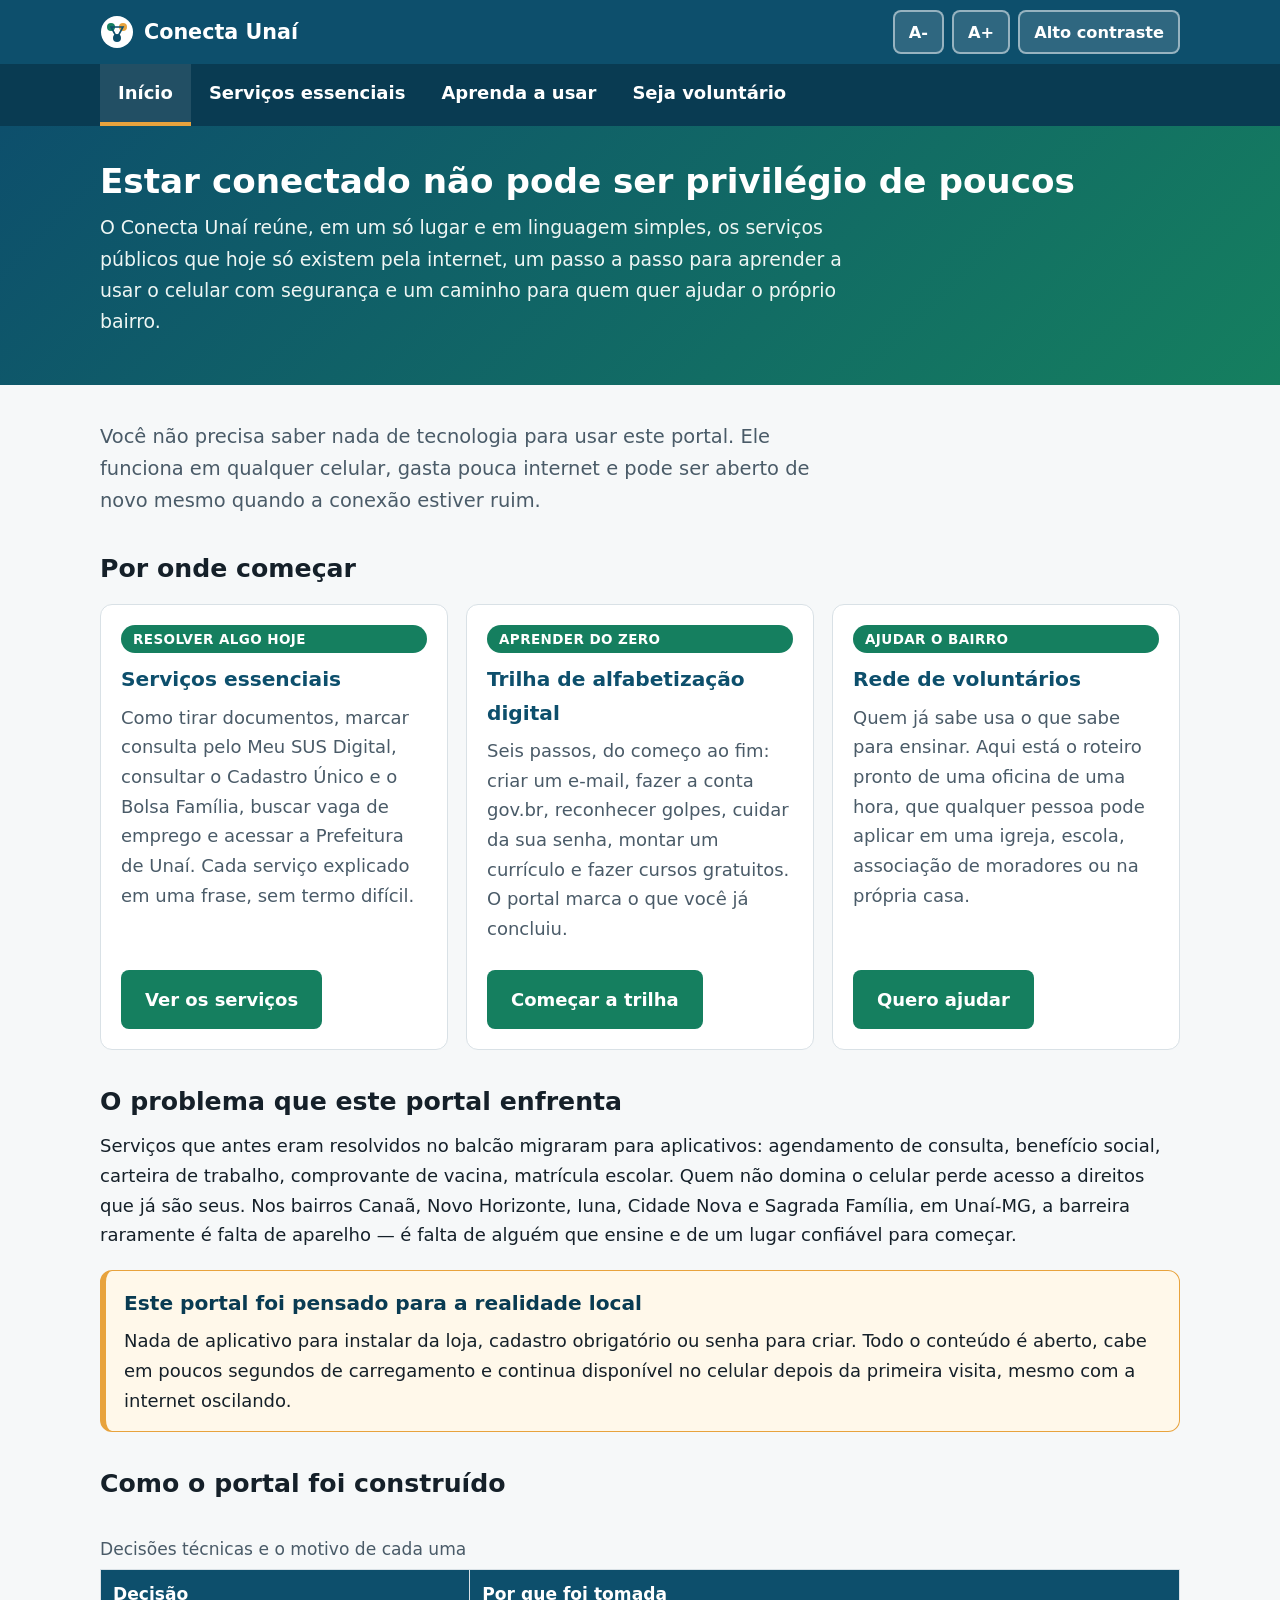
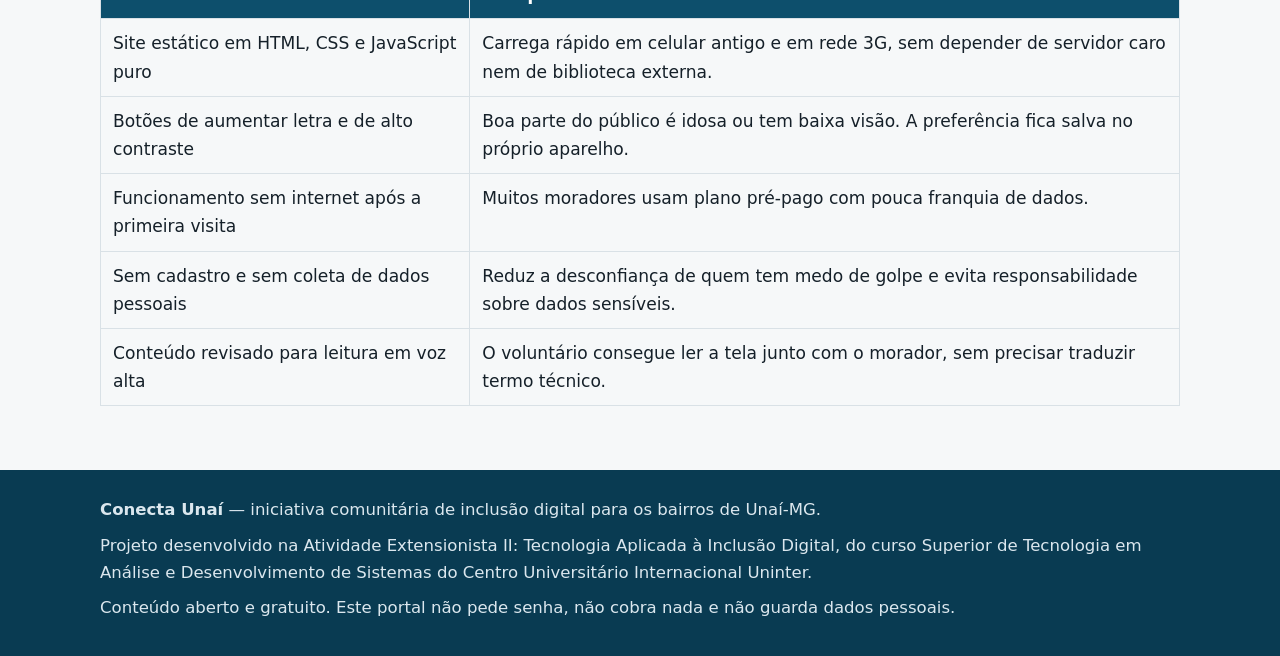
<file: index.html>
<!DOCTYPE html>
<html lang="pt-BR">
<head>
<meta charset="utf-8">
<meta name="viewport" content="width=device-width, initial-scale=1">
<title>Conecta Unaí — Inclusão digital em Unaí-MG</title>
<meta name="description" content="Portal gratuito que reúne serviços públicos digitais, uma trilha de alfabetização digital e uma rede de voluntários para os bairros de Unaí-MG.">
<meta name="theme-color" content="#0d4f6c">
<link rel="manifest" href="manifest.webmanifest">
<link rel="icon" href="assets/icone.svg" type="image/svg+xml">
<link rel="stylesheet" href="assets/estilo.css">
</head>
<body>
<a class="pular" href="#conteudo">Pular para o conteúdo</a>

<header class="topo">
  <div class="container">
    <a class="marca" href="index.html">
      <svg width="34" height="34" viewBox="0 0 34 34" aria-hidden="true">
        <circle cx="17" cy="17" r="16" fill="#fff"/>
        <circle cx="11" cy="12" r="4" fill="#157f5f"/>
        <circle cx="23" cy="12" r="4" fill="#e8a33d"/>
        <circle cx="17" cy="23" r="4" fill="#0d4f6c"/>
        <path d="M11 12 L23 12 L17 23 Z" fill="none" stroke="#0d4f6c" stroke-width="1.6"/>
      </svg>
      Conecta Unaí
    </a>
    <div class="ferramentas" role="group" aria-label="Ferramentas de acessibilidade">
      <button type="button" id="btn-diminuir" aria-label="Diminuir o tamanho da letra">A-</button>
      <button type="button" id="btn-aumentar" aria-label="Aumentar o tamanho da letra">A+</button>
      <button type="button" id="btn-contraste" aria-pressed="false">Alto contraste</button>
    </div>
  </div>
</header>

<nav class="menu" aria-label="Menu principal">
  <div class="container">
    <ul>
      <li><a href="index.html">Início</a></li>
      <li><a href="servicos.html">Serviços essenciais</a></li>
      <li><a href="trilha.html">Aprenda a usar</a></li>
      <li><a href="voluntarios.html">Seja voluntário</a></li>
    </ul>
  </div>
</nav>

<div class="capa">
  <div class="container">
    <h1>Estar conectado não pode ser privilégio de poucos</h1>
    <p>O Conecta Unaí reúne, em um só lugar e em linguagem simples, os serviços públicos
       que hoje só existem pela internet, um passo a passo para aprender a usar o celular
       com segurança e um caminho para quem quer ajudar o próprio bairro.</p>
  </div>
</div>

<main id="conteudo">
  <div class="container">

    <p class="chamada">Você não precisa saber nada de tecnologia para usar este portal.
       Ele funciona em qualquer celular, gasta pouca internet e pode ser aberto de novo
       mesmo quando a conexão estiver ruim.</p>

    <h2>Por onde começar</h2>
    <div class="grade">

      <article class="cartao">
        <span class="selo">Resolver algo hoje</span>
        <h3>Serviços essenciais</h3>
        <p>Como tirar documentos, marcar consulta pelo Meu SUS Digital, consultar o
           Cadastro Único e o Bolsa Família, buscar vaga de emprego e acessar a
           Prefeitura de Unaí. Cada serviço explicado em uma frase, sem termo difícil.</p>
        <a class="botao" href="servicos.html">Ver os serviços</a>
      </article>

      <article class="cartao">
        <span class="selo">Aprender do zero</span>
        <h3>Trilha de alfabetização digital</h3>
        <p>Seis passos, do começo ao fim: criar um e-mail, fazer a conta gov.br,
           reconhecer golpes, cuidar da sua senha, montar um currículo e fazer
           cursos gratuitos. O portal marca o que você já concluiu.</p>
        <a class="botao" href="trilha.html">Começar a trilha</a>
      </article>

      <article class="cartao">
        <span class="selo">Ajudar o bairro</span>
        <h3>Rede de voluntários</h3>
        <p>Quem já sabe usa o que sabe para ensinar. Aqui está o roteiro pronto de uma
           oficina de uma hora, que qualquer pessoa pode aplicar em uma igreja, escola,
           associação de moradores ou na própria casa.</p>
        <a class="botao" href="voluntarios.html">Quero ajudar</a>
      </article>

    </div>

    <h2>O problema que este portal enfrenta</h2>
    <p>Serviços que antes eram resolvidos no balcão migraram para aplicativos: agendamento
       de consulta, benefício social, carteira de trabalho, comprovante de vacina, matrícula
       escolar. Quem não domina o celular perde acesso a direitos que já são seus. Nos bairros
       Canaã, Novo Horizonte, Iuna, Cidade Nova e Sagrada Família, em Unaí-MG, a barreira
       raramente é falta de aparelho — é falta de alguém que ensine e de um lugar confiável
       para começar.</p>

    <div class="bloco">
      <h3>Este portal foi pensado para a realidade local</h3>
      <p>Nada de aplicativo para instalar da loja, cadastro obrigatório ou senha para criar.
         Todo o conteúdo é aberto, cabe em poucos segundos de carregamento e continua
         disponível no celular depois da primeira visita, mesmo com a internet oscilando.</p>
    </div>

    <h2>Como o portal foi construído</h2>
    <div class="rolagem">
      <table>
        <caption class="naoimprime" style="text-align:left;padding:6px 0;color:var(--texto-suave)">
          Decisões técnicas e o motivo de cada uma
        </caption>
        <thead>
          <tr><th scope="col">Decisão</th><th scope="col">Por que foi tomada</th></tr>
        </thead>
        <tbody>
          <tr>
            <td>Site estático em HTML, CSS e JavaScript puro</td>
            <td>Carrega rápido em celular antigo e em rede 3G, sem depender de servidor caro nem de biblioteca externa.</td>
          </tr>
          <tr>
            <td>Botões de aumentar letra e de alto contraste</td>
            <td>Boa parte do público é idosa ou tem baixa visão. A preferência fica salva no próprio aparelho.</td>
          </tr>
          <tr>
            <td>Funcionamento sem internet após a primeira visita</td>
            <td>Muitos moradores usam plano pré-pago com pouca franquia de dados.</td>
          </tr>
          <tr>
            <td>Sem cadastro e sem coleta de dados pessoais</td>
            <td>Reduz a desconfiança de quem tem medo de golpe e evita responsabilidade sobre dados sensíveis.</td>
          </tr>
          <tr>
            <td>Conteúdo revisado para leitura em voz alta</td>
            <td>O voluntário consegue ler a tela junto com o morador, sem precisar traduzir termo técnico.</td>
          </tr>
        </tbody>
      </table>
    </div>

  </div>
</main>

<footer class="rodape">
  <div class="container">
    <p><strong>Conecta Unaí</strong> — iniciativa comunitária de inclusão digital para os bairros de Unaí-MG.</p>
    <p>Projeto desenvolvido na Atividade Extensionista II: Tecnologia Aplicada à Inclusão Digital,
       do curso Superior de Tecnologia em Análise e Desenvolvimento de Sistemas do
       Centro Universitário Internacional Uninter.</p>
    <p>Conteúdo aberto e gratuito. Este portal não pede senha, não cobra nada e não guarda dados pessoais.</p>
  </div>
</footer>

<script src="assets/app.js"></script>
</body>
</html>
</file>
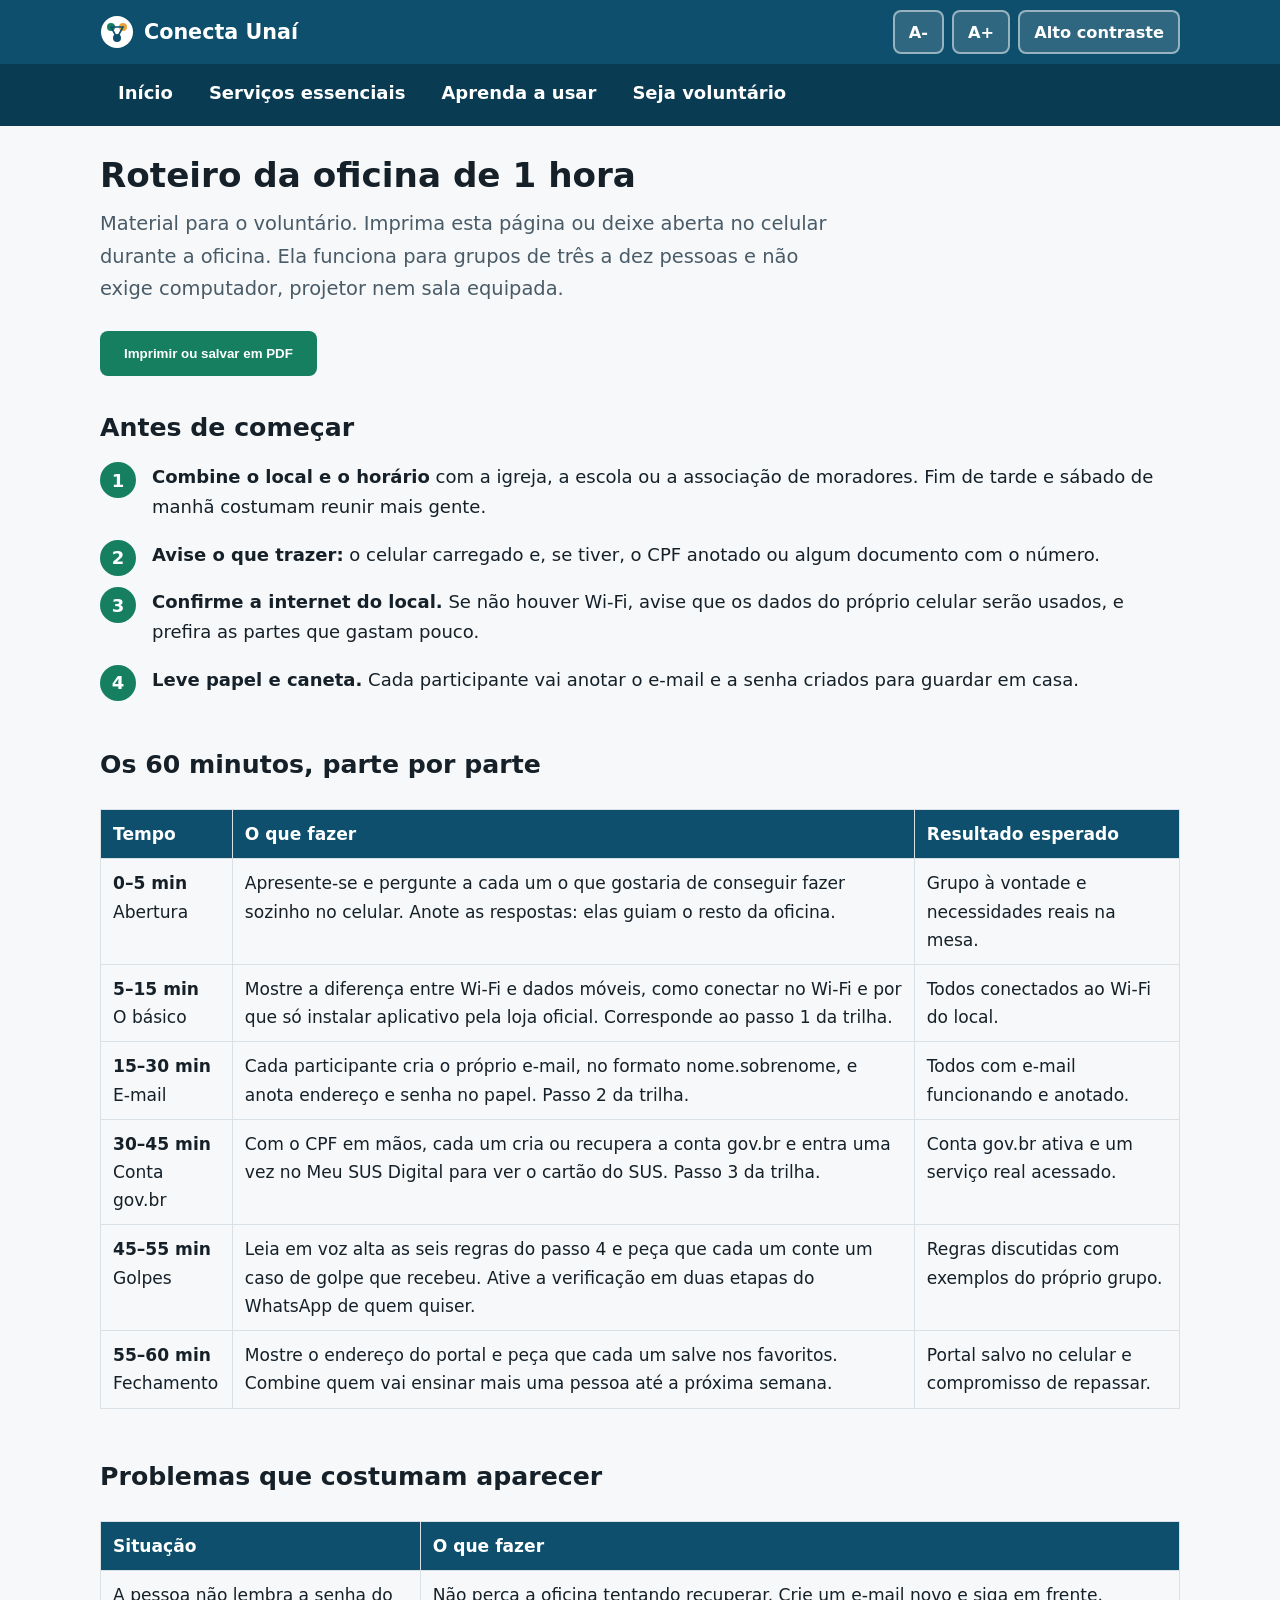
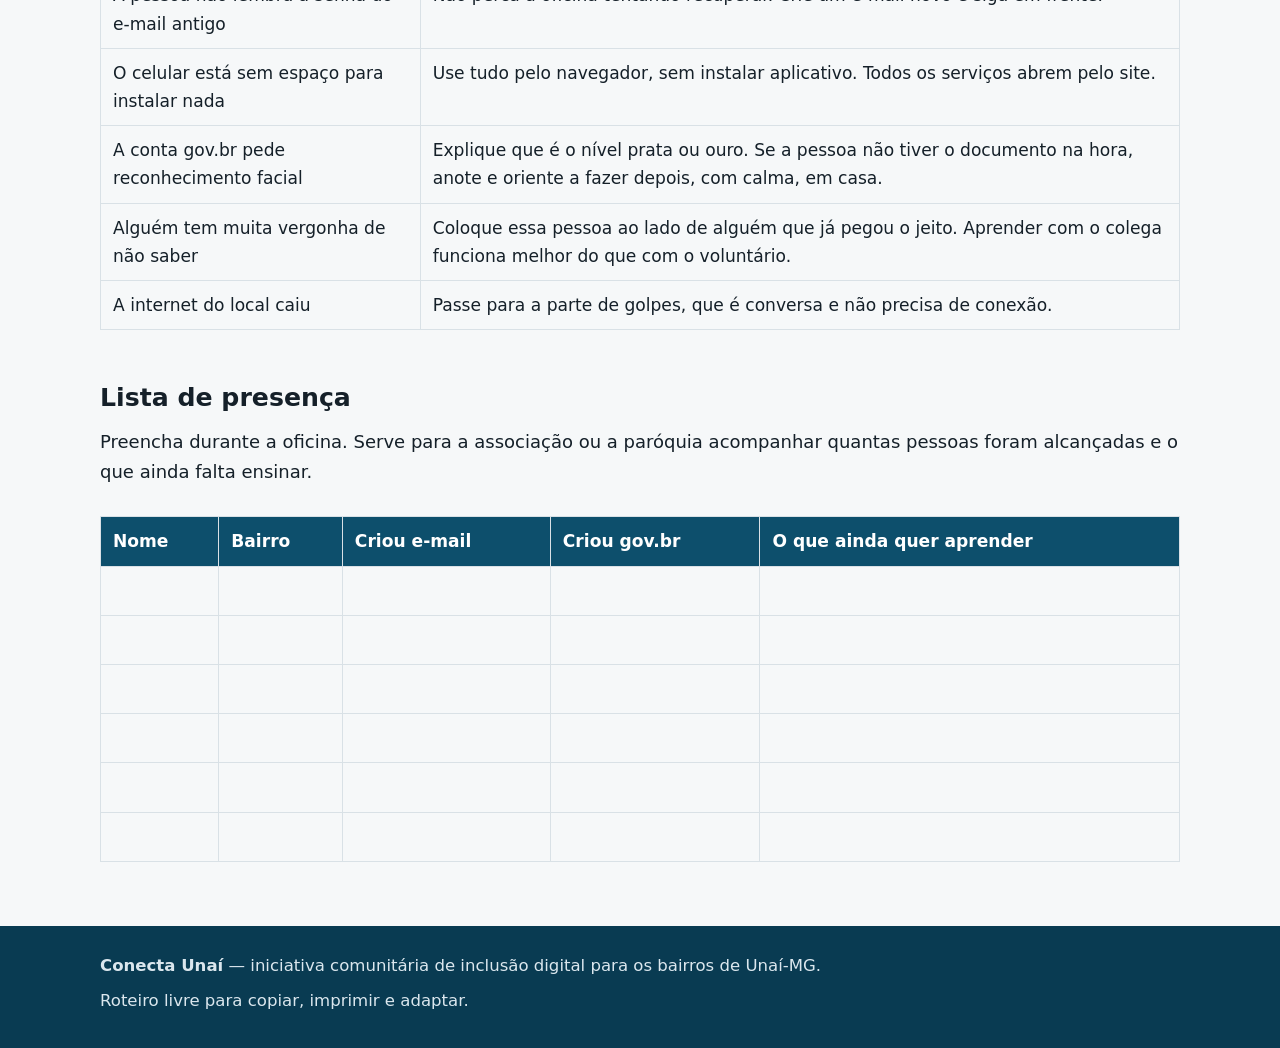
<file: roteiro-oficina.html>
<!DOCTYPE html>
<html lang="pt-BR">
<head>
<meta charset="utf-8">
<meta name="viewport" content="width=device-width, initial-scale=1">
<title>Roteiro da oficina de 1 hora — Conecta Unaí</title>
<meta name="description" content="Roteiro pronto, minuto a minuto, para qualquer voluntário aplicar uma oficina de inclusão digital de uma hora.">
<meta name="theme-color" content="#0d4f6c">
<link rel="manifest" href="manifest.webmanifest">
<link rel="icon" href="assets/icone.svg" type="image/svg+xml">
<link rel="stylesheet" href="assets/estilo.css">
</head>
<body>
<a class="pular" href="#conteudo">Pular para o conteúdo</a>

<header class="topo">
  <div class="container">
    <a class="marca" href="index.html">
      <svg width="34" height="34" viewBox="0 0 34 34" aria-hidden="true">
        <circle cx="17" cy="17" r="16" fill="#fff"/>
        <circle cx="11" cy="12" r="4" fill="#157f5f"/>
        <circle cx="23" cy="12" r="4" fill="#e8a33d"/>
        <circle cx="17" cy="23" r="4" fill="#0d4f6c"/>
        <path d="M11 12 L23 12 L17 23 Z" fill="none" stroke="#0d4f6c" stroke-width="1.6"/>
      </svg>
      Conecta Unaí
    </a>
    <div class="ferramentas" role="group" aria-label="Ferramentas de acessibilidade">
      <button type="button" id="btn-diminuir" aria-label="Diminuir o tamanho da letra">A-</button>
      <button type="button" id="btn-aumentar" aria-label="Aumentar o tamanho da letra">A+</button>
      <button type="button" id="btn-contraste" aria-pressed="false">Alto contraste</button>
    </div>
  </div>
</header>

<nav class="menu" aria-label="Menu principal">
  <div class="container">
    <ul>
      <li><a href="index.html">Início</a></li>
      <li><a href="servicos.html">Serviços essenciais</a></li>
      <li><a href="trilha.html">Aprenda a usar</a></li>
      <li><a href="voluntarios.html">Seja voluntário</a></li>
    </ul>
  </div>
</nav>

<main id="conteudo">
  <div class="container">

    <h1>Roteiro da oficina de 1 hora</h1>
    <p class="chamada">Material para o voluntário. Imprima esta página ou deixe aberta no celular
       durante a oficina. Ela funciona para grupos de três a dez pessoas e não exige
       computador, projetor nem sala equipada.</p>

    <p class="naoimprime">
      <button type="button" class="botao" onclick="window.print()">Imprimir ou salvar em PDF</button>
    </p>

    <h2>Antes de começar</h2>
    <ul class="passos">
      <li><strong>Combine o local e o horário</strong> com a igreja, a escola ou a associação
          de moradores. Fim de tarde e sábado de manhã costumam reunir mais gente.</li>
      <li><strong>Avise o que trazer:</strong> o celular carregado e, se tiver, o CPF anotado
          ou algum documento com o número.</li>
      <li><strong>Confirme a internet do local.</strong> Se não houver Wi-Fi, avise que os
          dados do próprio celular serão usados, e prefira as partes que gastam pouco.</li>
      <li><strong>Leve papel e caneta.</strong> Cada participante vai anotar o e-mail e a
          senha criados para guardar em casa.</li>
    </ul>

    <h2>Os 60 minutos, parte por parte</h2>
    <div class="rolagem">
      <table>
        <thead>
          <tr>
            <th scope="col">Tempo</th>
            <th scope="col">O que fazer</th>
            <th scope="col">Resultado esperado</th>
          </tr>
        </thead>
        <tbody>
          <tr>
            <td><strong>0–5 min</strong><br>Abertura</td>
            <td>Apresente-se e pergunte a cada um o que gostaria de conseguir fazer sozinho no
                celular. Anote as respostas: elas guiam o resto da oficina.</td>
            <td>Grupo à vontade e necessidades reais na mesa.</td>
          </tr>
          <tr>
            <td><strong>5–15 min</strong><br>O básico</td>
            <td>Mostre a diferença entre Wi-Fi e dados móveis, como conectar no Wi-Fi e por que
                só instalar aplicativo pela loja oficial. Corresponde ao passo 1 da trilha.</td>
            <td>Todos conectados ao Wi-Fi do local.</td>
          </tr>
          <tr>
            <td><strong>15–30 min</strong><br>E-mail</td>
            <td>Cada participante cria o próprio e-mail, no formato nome.sobrenome, e
                anota endereço e senha no papel. Passo 2 da trilha.</td>
            <td>Todos com e-mail funcionando e anotado.</td>
          </tr>
          <tr>
            <td><strong>30–45 min</strong><br>Conta gov.br</td>
            <td>Com o CPF em mãos, cada um cria ou recupera a conta gov.br e entra uma vez no
                Meu SUS Digital para ver o cartão do SUS. Passo 3 da trilha.</td>
            <td>Conta gov.br ativa e um serviço real acessado.</td>
          </tr>
          <tr>
            <td><strong>45–55 min</strong><br>Golpes</td>
            <td>Leia em voz alta as seis regras do passo 4 e peça que cada um conte um caso de
                golpe que recebeu. Ative a verificação em duas etapas do WhatsApp de quem quiser.</td>
            <td>Regras discutidas com exemplos do próprio grupo.</td>
          </tr>
          <tr>
            <td><strong>55–60 min</strong><br>Fechamento</td>
            <td>Mostre o endereço do portal e peça que cada um salve nos favoritos. Combine
                quem vai ensinar mais uma pessoa até a próxima semana.</td>
            <td>Portal salvo no celular e compromisso de repassar.</td>
          </tr>
        </tbody>
      </table>
    </div>

    <h2>Problemas que costumam aparecer</h2>
    <div class="rolagem">
      <table>
        <thead>
          <tr><th scope="col">Situação</th><th scope="col">O que fazer</th></tr>
        </thead>
        <tbody>
          <tr>
            <td>A pessoa não lembra a senha do e-mail antigo</td>
            <td>Não perca a oficina tentando recuperar. Crie um e-mail novo e siga em frente.</td>
          </tr>
          <tr>
            <td>O celular está sem espaço para instalar nada</td>
            <td>Use tudo pelo navegador, sem instalar aplicativo. Todos os serviços abrem pelo site.</td>
          </tr>
          <tr>
            <td>A conta gov.br pede reconhecimento facial</td>
            <td>Explique que é o nível prata ou ouro. Se a pessoa não tiver o documento na hora,
                anote e oriente a fazer depois, com calma, em casa.</td>
          </tr>
          <tr>
            <td>Alguém tem muita vergonha de não saber</td>
            <td>Coloque essa pessoa ao lado de alguém que já pegou o jeito. Aprender com o
                colega funciona melhor do que com o voluntário.</td>
          </tr>
          <tr>
            <td>A internet do local caiu</td>
            <td>Passe para a parte de golpes, que é conversa e não precisa de conexão.</td>
          </tr>
        </tbody>
      </table>
    </div>

    <h2>Lista de presença</h2>
    <p>Preencha durante a oficina. Serve para a associação ou a paróquia acompanhar quantas
       pessoas foram alcançadas e o que ainda falta ensinar.</p>
    <div class="rolagem">
      <table>
        <thead>
          <tr>
            <th scope="col">Nome</th>
            <th scope="col">Bairro</th>
            <th scope="col">Criou e-mail</th>
            <th scope="col">Criou gov.br</th>
            <th scope="col">O que ainda quer aprender</th>
          </tr>
        </thead>
        <tbody>
          <tr><td>&nbsp;</td><td>&nbsp;</td><td>&nbsp;</td><td>&nbsp;</td><td>&nbsp;</td></tr>
          <tr><td>&nbsp;</td><td>&nbsp;</td><td>&nbsp;</td><td>&nbsp;</td><td>&nbsp;</td></tr>
          <tr><td>&nbsp;</td><td>&nbsp;</td><td>&nbsp;</td><td>&nbsp;</td><td>&nbsp;</td></tr>
          <tr><td>&nbsp;</td><td>&nbsp;</td><td>&nbsp;</td><td>&nbsp;</td><td>&nbsp;</td></tr>
          <tr><td>&nbsp;</td><td>&nbsp;</td><td>&nbsp;</td><td>&nbsp;</td><td>&nbsp;</td></tr>
          <tr><td>&nbsp;</td><td>&nbsp;</td><td>&nbsp;</td><td>&nbsp;</td><td>&nbsp;</td></tr>
        </tbody>
      </table>
    </div>

  </div>
</main>

<footer class="rodape">
  <div class="container">
    <p><strong>Conecta Unaí</strong> — iniciativa comunitária de inclusão digital para os bairros de Unaí-MG.</p>
    <p>Roteiro livre para copiar, imprimir e adaptar.</p>
  </div>
</footer>

<script src="assets/app.js"></script>
</body>
</html>
</file>
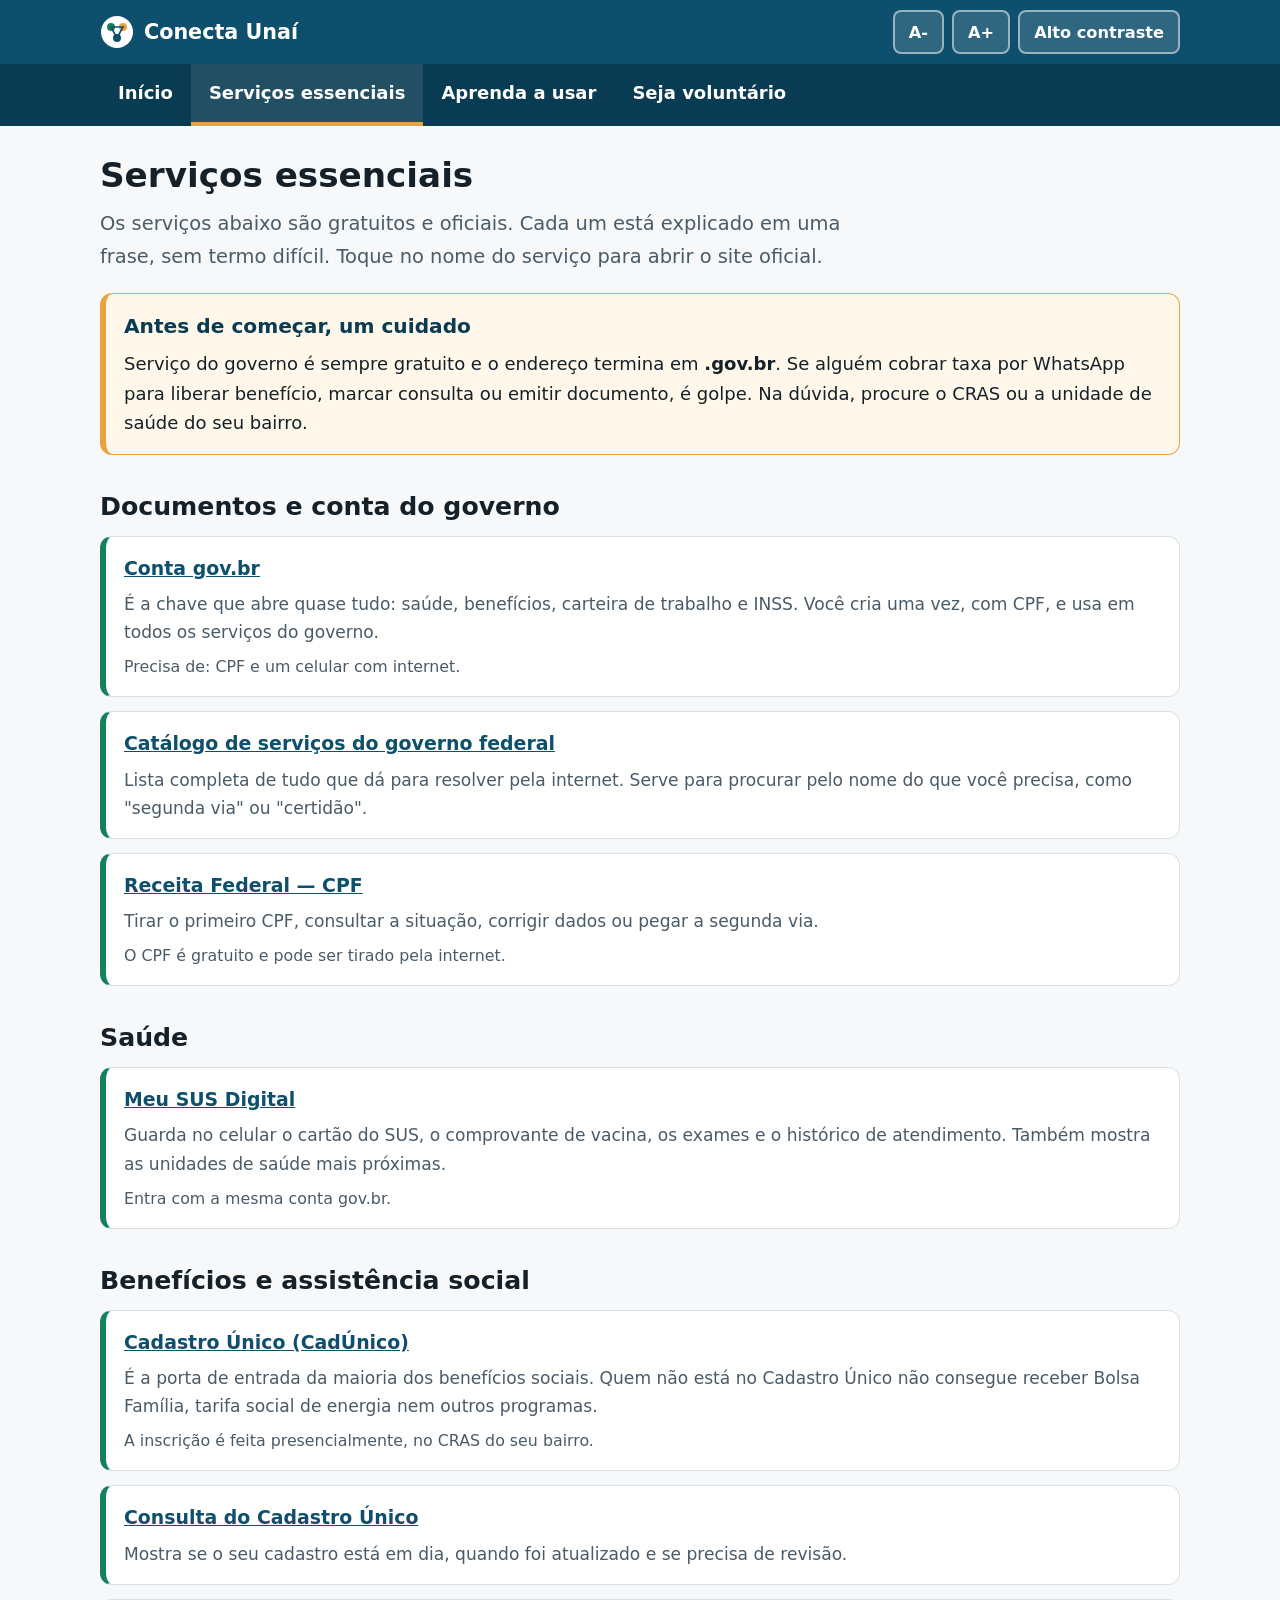
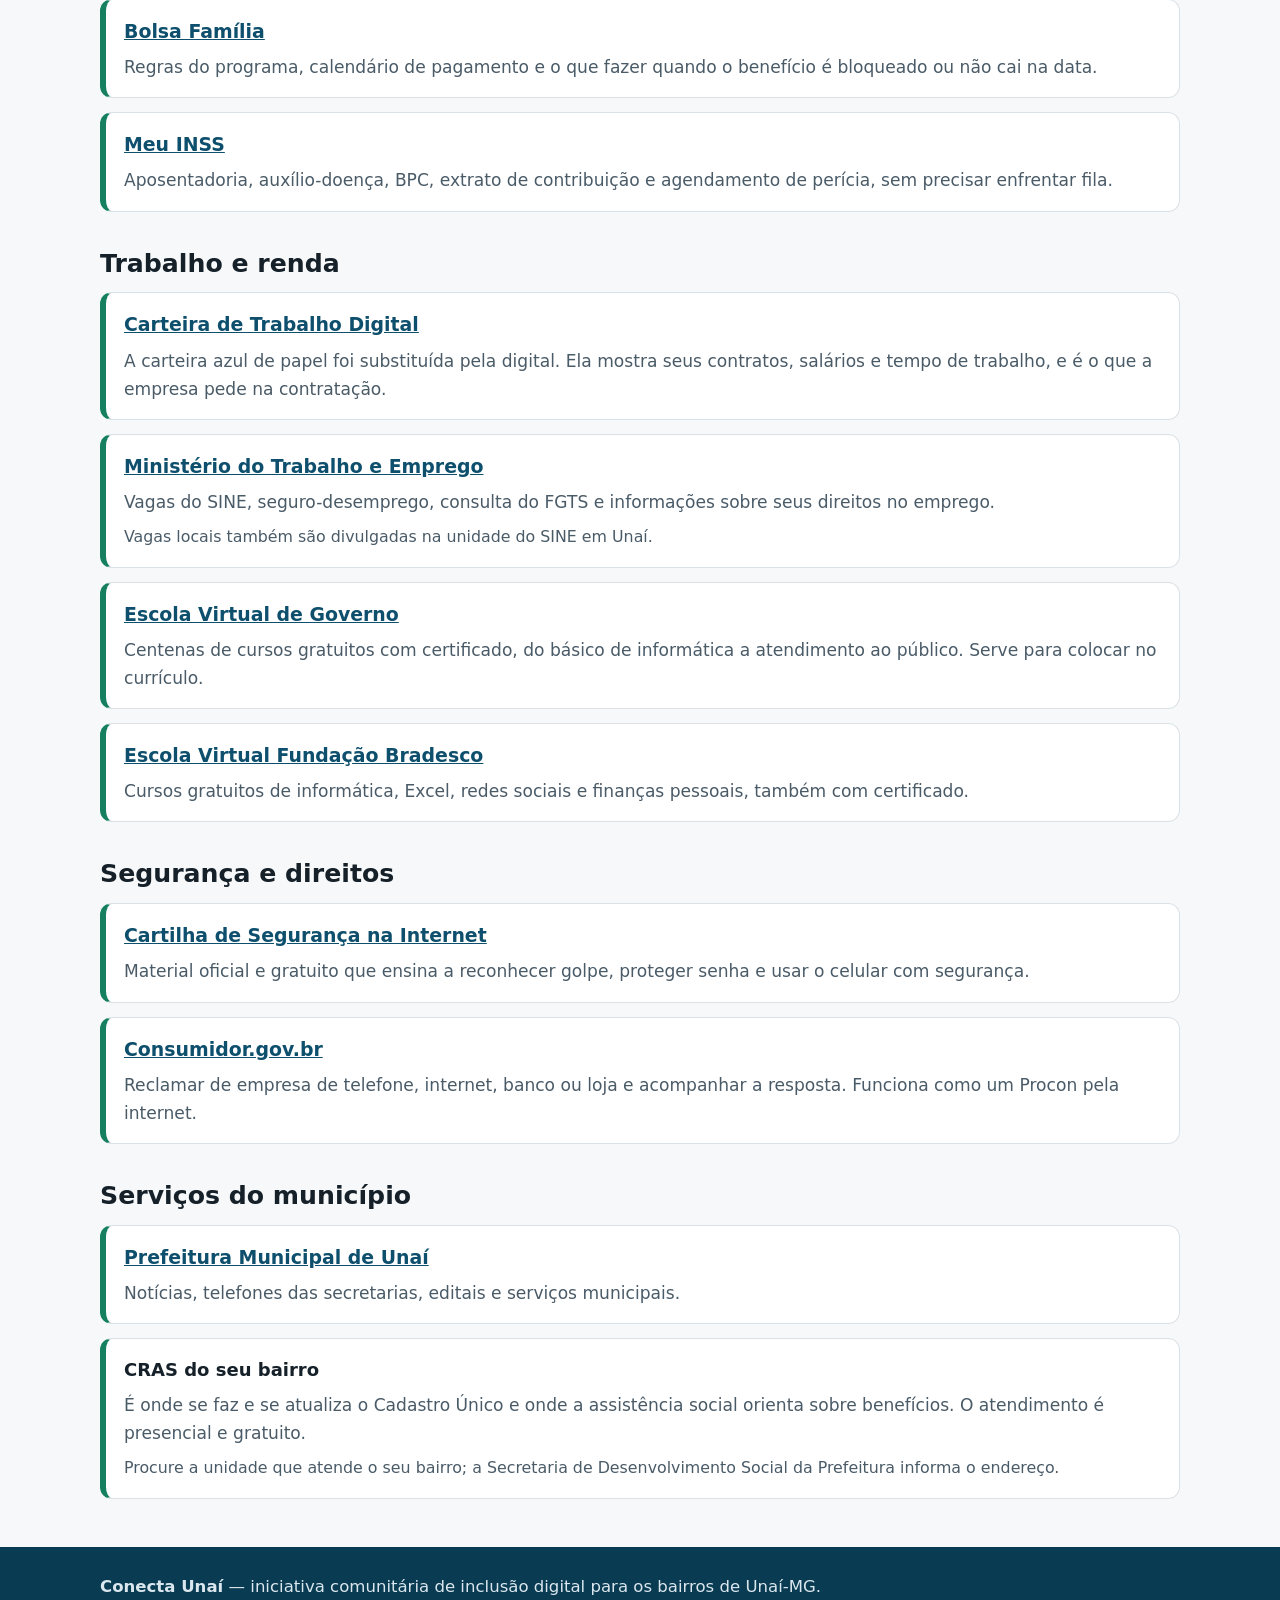
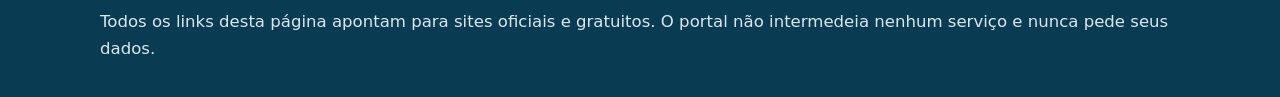
<file: servicos.html>
<!DOCTYPE html>
<html lang="pt-BR">
<head>
<meta charset="utf-8">
<meta name="viewport" content="width=device-width, initial-scale=1">
<title>Serviços essenciais — Conecta Unaí</title>
<meta name="description" content="Lista explicada dos serviços públicos digitais mais usados: documentos, saúde, benefícios sociais, trabalho e direitos.">
<meta name="theme-color" content="#0d4f6c">
<link rel="manifest" href="manifest.webmanifest">
<link rel="icon" href="assets/icone.svg" type="image/svg+xml">
<link rel="stylesheet" href="assets/estilo.css">
</head>
<body>
<a class="pular" href="#conteudo">Pular para o conteúdo</a>

<header class="topo">
  <div class="container">
    <a class="marca" href="index.html">
      <svg width="34" height="34" viewBox="0 0 34 34" aria-hidden="true">
        <circle cx="17" cy="17" r="16" fill="#fff"/>
        <circle cx="11" cy="12" r="4" fill="#157f5f"/>
        <circle cx="23" cy="12" r="4" fill="#e8a33d"/>
        <circle cx="17" cy="23" r="4" fill="#0d4f6c"/>
        <path d="M11 12 L23 12 L17 23 Z" fill="none" stroke="#0d4f6c" stroke-width="1.6"/>
      </svg>
      Conecta Unaí
    </a>
    <div class="ferramentas" role="group" aria-label="Ferramentas de acessibilidade">
      <button type="button" id="btn-diminuir" aria-label="Diminuir o tamanho da letra">A-</button>
      <button type="button" id="btn-aumentar" aria-label="Aumentar o tamanho da letra">A+</button>
      <button type="button" id="btn-contraste" aria-pressed="false">Alto contraste</button>
    </div>
  </div>
</header>

<nav class="menu" aria-label="Menu principal">
  <div class="container">
    <ul>
      <li><a href="index.html">Início</a></li>
      <li><a href="servicos.html">Serviços essenciais</a></li>
      <li><a href="trilha.html">Aprenda a usar</a></li>
      <li><a href="voluntarios.html">Seja voluntário</a></li>
    </ul>
  </div>
</nav>

<main id="conteudo">
  <div class="container">

    <h1>Serviços essenciais</h1>
    <p class="chamada">Os serviços abaixo são gratuitos e oficiais. Cada um está explicado em
       uma frase, sem termo difícil. Toque no nome do serviço para abrir o site oficial.</p>

    <div class="bloco">
      <h3>Antes de começar, um cuidado</h3>
      <p>Serviço do governo é sempre gratuito e o endereço termina em <strong>.gov.br</strong>.
         Se alguém cobrar taxa por WhatsApp para liberar benefício, marcar consulta ou
         emitir documento, é golpe. Na dúvida, procure o CRAS ou a unidade de saúde do seu bairro.</p>
    </div>

    <h2>Documentos e conta do governo</h2>
    <ul class="servicos">
      <li>
        <a href="https://www.gov.br" target="_blank" rel="noopener">Conta gov.br</a>
        <p>É a chave que abre quase tudo: saúde, benefícios, carteira de trabalho e INSS.
           Você cria uma vez, com CPF, e usa em todos os serviços do governo.</p>
        <span class="onde">Precisa de: CPF e um celular com internet.</span>
      </li>
      <li>
        <a href="https://www.gov.br/pt-br/servicos" target="_blank" rel="noopener">Catálogo de serviços do governo federal</a>
        <p>Lista completa de tudo que dá para resolver pela internet. Serve para procurar
           pelo nome do que você precisa, como "segunda via" ou "certidão".</p>
      </li>
      <li>
        <a href="https://www.gov.br/receitafederal/pt-br" target="_blank" rel="noopener">Receita Federal — CPF</a>
        <p>Tirar o primeiro CPF, consultar a situação, corrigir dados ou pegar a segunda via.</p>
        <span class="onde">O CPF é gratuito e pode ser tirado pela internet.</span>
      </li>
    </ul>

    <h2>Saúde</h2>
    <ul class="servicos">
      <li>
        <a href="https://www.gov.br/saude/pt-br/composicao/seidigi/meususdigital" target="_blank" rel="noopener">Meu SUS Digital</a>
        <p>Guarda no celular o cartão do SUS, o comprovante de vacina, os exames e o
           histórico de atendimento. Também mostra as unidades de saúde mais próximas.</p>
        <span class="onde">Entra com a mesma conta gov.br.</span>
      </li>
    </ul>

    <h2>Benefícios e assistência social</h2>
    <ul class="servicos">
      <li>
        <a href="https://www.gov.br/mds/pt-br/acoes-e-programas/cadastro-unico" target="_blank" rel="noopener">Cadastro Único (CadÚnico)</a>
        <p>É a porta de entrada da maioria dos benefícios sociais. Quem não está no
           Cadastro Único não consegue receber Bolsa Família, tarifa social de energia
           nem outros programas.</p>
        <span class="onde">A inscrição é feita presencialmente, no CRAS do seu bairro.</span>
      </li>
      <li>
        <a href="https://cadunico.dataprev.gov.br" target="_blank" rel="noopener">Consulta do Cadastro Único</a>
        <p>Mostra se o seu cadastro está em dia, quando foi atualizado e se precisa de revisão.</p>
      </li>
      <li>
        <a href="https://www.gov.br/mds/pt-br/acoes-e-programas/bolsa-familia" target="_blank" rel="noopener">Bolsa Família</a>
        <p>Regras do programa, calendário de pagamento e o que fazer quando o benefício
           é bloqueado ou não cai na data.</p>
      </li>
      <li>
        <a href="https://meu.inss.gov.br" target="_blank" rel="noopener">Meu INSS</a>
        <p>Aposentadoria, auxílio-doença, BPC, extrato de contribuição e agendamento de perícia,
           sem precisar enfrentar fila.</p>
      </li>
    </ul>

    <h2>Trabalho e renda</h2>
    <ul class="servicos">
      <li>
        <a href="https://www.gov.br/pt-br/servicos/obter-a-carteira-de-trabalho" target="_blank" rel="noopener">Carteira de Trabalho Digital</a>
        <p>A carteira azul de papel foi substituída pela digital. Ela mostra seus contratos,
           salários e tempo de trabalho, e é o que a empresa pede na contratação.</p>
      </li>
      <li>
        <a href="https://www.gov.br/trabalho-e-emprego/pt-br" target="_blank" rel="noopener">Ministério do Trabalho e Emprego</a>
        <p>Vagas do SINE, seguro-desemprego, consulta do FGTS e informações sobre
           seus direitos no emprego.</p>
        <span class="onde">Vagas locais também são divulgadas na unidade do SINE em Unaí.</span>
      </li>
      <li>
        <a href="https://www.escolavirtual.gov.br" target="_blank" rel="noopener">Escola Virtual de Governo</a>
        <p>Centenas de cursos gratuitos com certificado, do básico de informática a
           atendimento ao público. Serve para colocar no currículo.</p>
      </li>
      <li>
        <a href="https://www.ev.org.br" target="_blank" rel="noopener">Escola Virtual Fundação Bradesco</a>
        <p>Cursos gratuitos de informática, Excel, redes sociais e finanças pessoais,
           também com certificado.</p>
      </li>
    </ul>

    <h2>Segurança e direitos</h2>
    <ul class="servicos">
      <li>
        <a href="https://cartilha.cert.br" target="_blank" rel="noopener">Cartilha de Segurança na Internet</a>
        <p>Material oficial e gratuito que ensina a reconhecer golpe, proteger senha
           e usar o celular com segurança.</p>
      </li>
      <li>
        <a href="https://www.gov.br/consumidor/pt-br" target="_blank" rel="noopener">Consumidor.gov.br</a>
        <p>Reclamar de empresa de telefone, internet, banco ou loja e acompanhar a resposta.
           Funciona como um Procon pela internet.</p>
      </li>
    </ul>

    <h2>Serviços do município</h2>
    <ul class="servicos">
      <li>
        <a href="https://prefeituraunai.mg.gov.br" target="_blank" rel="noopener">Prefeitura Municipal de Unaí</a>
        <p>Notícias, telefones das secretarias, editais e serviços municipais.</p>
      </li>
      <li>
        <strong>CRAS do seu bairro</strong>
        <p>É onde se faz e se atualiza o Cadastro Único e onde a assistência social orienta
           sobre benefícios. O atendimento é presencial e gratuito.</p>
        <span class="onde">Procure a unidade que atende o seu bairro; a Secretaria de
           Desenvolvimento Social da Prefeitura informa o endereço.</span>
      </li>
    </ul>

  </div>
</main>

<footer class="rodape">
  <div class="container">
    <p><strong>Conecta Unaí</strong> — iniciativa comunitária de inclusão digital para os bairros de Unaí-MG.</p>
    <p>Todos os links desta página apontam para sites oficiais e gratuitos.
       O portal não intermedeia nenhum serviço e nunca pede seus dados.</p>
  </div>
</footer>

<script src="assets/app.js"></script>
</body>
</html>
</file>
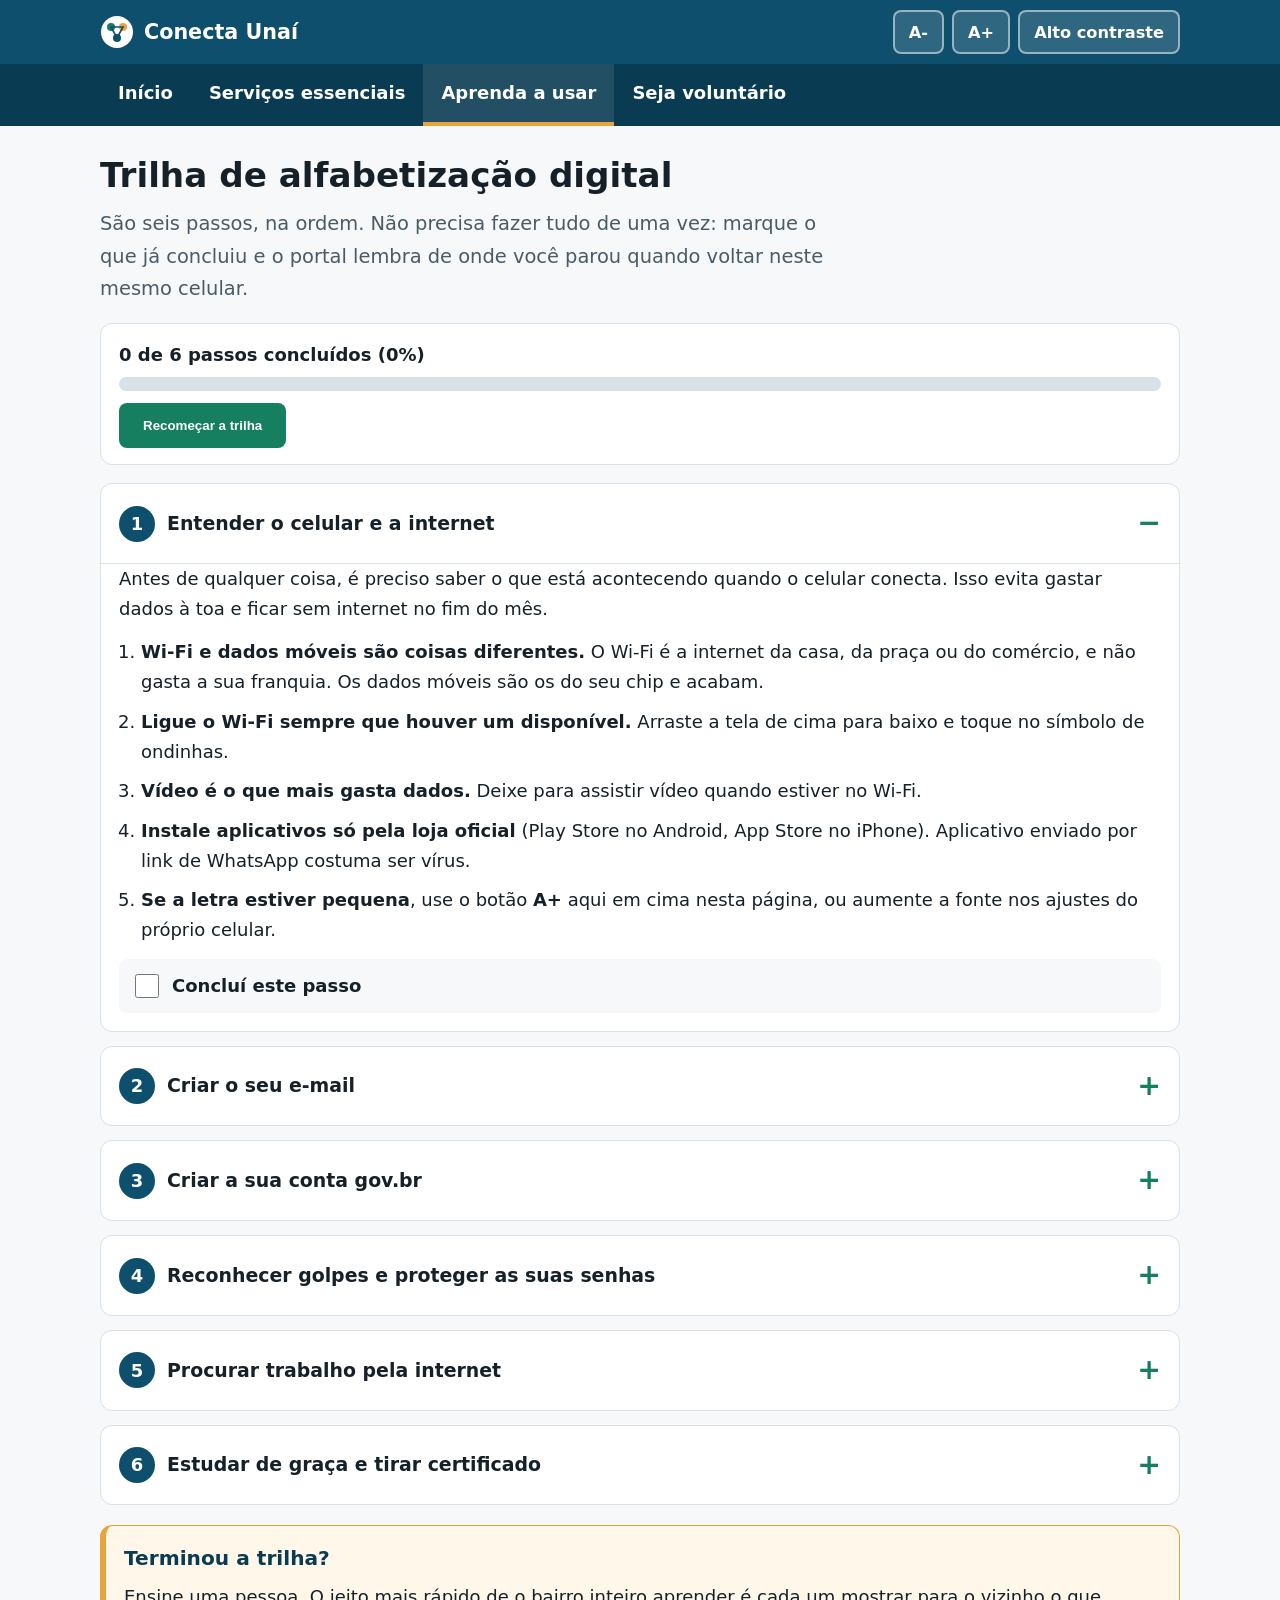
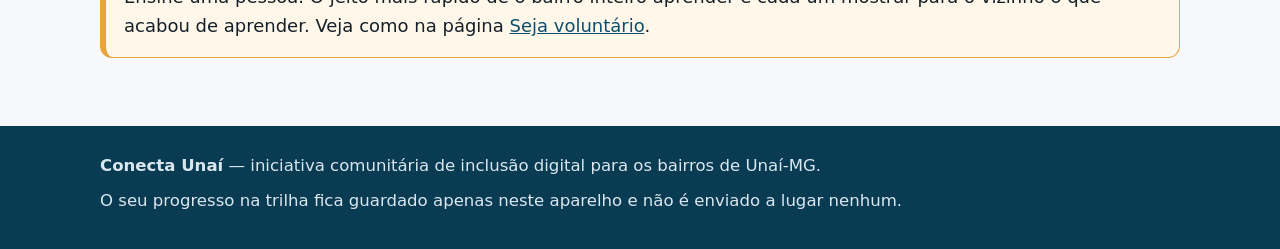
<file: trilha.html>
<!DOCTYPE html>
<html lang="pt-BR">
<head>
<meta charset="utf-8">
<meta name="viewport" content="width=device-width, initial-scale=1">
<title>Trilha de alfabetização digital — Conecta Unaí</title>
<meta name="description" content="Seis passos para aprender a usar o celular e a internet do zero: e-mail, conta gov.br, segurança, currículo e cursos gratuitos.">
<meta name="theme-color" content="#0d4f6c">
<link rel="manifest" href="manifest.webmanifest">
<link rel="icon" href="assets/icone.svg" type="image/svg+xml">
<link rel="stylesheet" href="assets/estilo.css">
</head>
<body>
<a class="pular" href="#conteudo">Pular para o conteúdo</a>

<header class="topo">
  <div class="container">
    <a class="marca" href="index.html">
      <svg width="34" height="34" viewBox="0 0 34 34" aria-hidden="true">
        <circle cx="17" cy="17" r="16" fill="#fff"/>
        <circle cx="11" cy="12" r="4" fill="#157f5f"/>
        <circle cx="23" cy="12" r="4" fill="#e8a33d"/>
        <circle cx="17" cy="23" r="4" fill="#0d4f6c"/>
        <path d="M11 12 L23 12 L17 23 Z" fill="none" stroke="#0d4f6c" stroke-width="1.6"/>
      </svg>
      Conecta Unaí
    </a>
    <div class="ferramentas" role="group" aria-label="Ferramentas de acessibilidade">
      <button type="button" id="btn-diminuir" aria-label="Diminuir o tamanho da letra">A-</button>
      <button type="button" id="btn-aumentar" aria-label="Aumentar o tamanho da letra">A+</button>
      <button type="button" id="btn-contraste" aria-pressed="false">Alto contraste</button>
    </div>
  </div>
</header>

<nav class="menu" aria-label="Menu principal">
  <div class="container">
    <ul>
      <li><a href="index.html">Início</a></li>
      <li><a href="servicos.html">Serviços essenciais</a></li>
      <li><a href="trilha.html">Aprenda a usar</a></li>
      <li><a href="voluntarios.html">Seja voluntário</a></li>
    </ul>
  </div>
</nav>

<main id="conteudo">
  <div class="container">

    <h1>Trilha de alfabetização digital</h1>
    <p class="chamada">São seis passos, na ordem. Não precisa fazer tudo de uma vez: marque o
       que já concluiu e o portal lembra de onde você parou quando voltar neste mesmo celular.</p>

    <div class="progresso">
      <strong id="progresso-texto">0 de 6 passos concluídos (0%)</strong>
      <div class="barra" role="progressbar" aria-labelledby="progresso-texto" aria-valuemin="0" aria-valuemax="100" aria-valuenow="0">
        <span id="progresso-barra"></span>
      </div>
      <p style="margin:12px 0 0">
        <button type="button" id="btn-limpar-trilha" class="botao" style="margin:0">Recomeçar a trilha</button>
      </p>
    </div>

    <details class="licao" open>
      <summary><span class="numero" aria-hidden="true">1</span> Entender o celular e a internet</summary>
      <div class="corpo">
        <p>Antes de qualquer coisa, é preciso saber o que está acontecendo quando o celular
           conecta. Isso evita gastar dados à toa e ficar sem internet no fim do mês.</p>
        <ol>
          <li><strong>Wi-Fi e dados móveis são coisas diferentes.</strong> O Wi-Fi é a internet
              da casa, da praça ou do comércio, e não gasta a sua franquia. Os dados móveis
              são os do seu chip e acabam.</li>
          <li><strong>Ligue o Wi-Fi sempre que houver um disponível.</strong> Arraste a tela de
              cima para baixo e toque no símbolo de ondinhas.</li>
          <li><strong>Vídeo é o que mais gasta dados.</strong> Deixe para assistir vídeo quando
              estiver no Wi-Fi.</li>
          <li><strong>Instale aplicativos só pela loja oficial</strong> (Play Store no Android,
              App Store no iPhone). Aplicativo enviado por link de WhatsApp costuma ser vírus.</li>
          <li><strong>Se a letra estiver pequena</strong>, use o botão <strong>A+</strong> aqui em
              cima nesta página, ou aumente a fonte nos ajustes do próprio celular.</li>
        </ol>
        <label class="concluir" for="p1">
          <input type="checkbox" id="p1"> Concluí este passo
        </label>
      </div>
    </details>

    <details class="licao">
      <summary><span class="numero" aria-hidden="true">2</span> Criar o seu e-mail</summary>
      <div class="corpo">
        <p>O e-mail é o seu endereço na internet. Sem ele não dá para criar conta em quase
           nenhum serviço, receber resposta de vaga de emprego ou recuperar uma senha perdida.</p>
        <ol>
          <li>Abra o aplicativo <strong>Gmail</strong>, que já vem na maioria dos celulares
              Android, ou entre em <a href="https://mail.google.com" target="_blank" rel="noopener">mail.google.com</a>.</li>
          <li>Toque em <strong>Criar conta</strong> e escolha a opção de uso pessoal.</li>
          <li>Escolha um endereço fácil de ditar por telefone. O melhor formato é o seu nome
              e sobrenome, por exemplo <em>maria.souza</em>. Evite apelido e número solto.</li>
          <li>Crie uma senha e <strong>anote em um papel guardado em casa</strong>. Senha
              esquecida é o motivo número um de perder acesso a benefício.</li>
          <li>Cadastre o seu número de celular na recuperação da conta. É por ele que você
              volta a entrar se esquecer a senha.</li>
        </ol>
        <label class="concluir" for="p2">
          <input type="checkbox" id="p2"> Concluí este passo
        </label>
      </div>
    </details>

    <details class="licao">
      <summary><span class="numero" aria-hidden="true">3</span> Criar a sua conta gov.br</summary>
      <div class="corpo">
        <p>A conta gov.br é a chave única do governo. Com ela você entra no Meu SUS Digital,
           no Meu INSS, na Carteira de Trabalho Digital e na consulta do Cadastro Único.</p>
        <ol>
          <li>Entre em <a href="https://www.gov.br" target="_blank" rel="noopener">gov.br</a>
              e toque em <strong>Entrar com gov.br</strong>.</li>
          <li>Digite o seu <strong>CPF</strong> e siga as perguntas de confirmação.</li>
          <li>Responda às perguntas sobre a sua vida (ano de nascimento da mãe, por exemplo).
              Se errar, dá para tentar de novo mais tarde.</li>
          <li>Se o sistema pedir, aumente o nível da conta pelo aplicativo, usando o
              reconhecimento facial com a foto da carteira de motorista.</li>
          <li>Guarde a senha junto com a do e-mail, no mesmo papel.</li>
        </ol>
        <div class="bloco">
          <p>Não existe taxa para criar conta gov.br. Qualquer cobrança é golpe.</p>
        </div>
        <label class="concluir" for="p3">
          <input type="checkbox" id="p3"> Concluí este passo
        </label>
      </div>
    </details>

    <details class="licao">
      <summary><span class="numero" aria-hidden="true">4</span> Reconhecer golpes e proteger as suas senhas</summary>
      <div class="corpo">
        <p>Esta é a lição mais importante da trilha. O medo de golpe é o que mais afasta as
           pessoas da internet, e ele se resolve com regras simples.</p>
        <ol>
          <li><strong>Ninguém do banco liga pedindo senha.</strong> Nem do governo, nem da loja.
              Se pedirem, desligue.</li>
          <li><strong>Desconfie de urgência.</strong> "Seu benefício será cancelado hoje",
              "clique agora ou perde a vaga". Golpe sempre tem pressa.</li>
          <li><strong>Confira o endereço do site.</strong> Serviço do governo termina em
              <strong>.gov.br</strong>. Endereço parecido, mas terminado em outra coisa, é falso.</li>
          <li><strong>Não repita a mesma senha</strong> no banco e nas redes sociais.</li>
          <li><strong>Ligue a verificação em duas etapas</strong> no WhatsApp: Ajustes,
              Conta, Confirmação em duas etapas. Isso impede que clonem o seu número.</li>
          <li>Na dúvida sobre uma mensagem, <strong>não responda e pergunte a alguém de
              confiança</strong> antes de clicar.</li>
        </ol>
        <p>Material oficial para se aprofundar:
           <a href="https://cartilha.cert.br" target="_blank" rel="noopener">Cartilha de Segurança na Internet</a>.</p>
        <label class="concluir" for="p4">
          <input type="checkbox" id="p4"> Concluí este passo
        </label>
      </div>
    </details>

    <details class="licao">
      <summary><span class="numero" aria-hidden="true">5</span> Procurar trabalho pela internet</summary>
      <div class="corpo">
        <p>Boa parte das vagas hoje só é divulgada e recebida pela internet. Com e-mail e
           currículo simples já dá para concorrer.</p>
        <ol>
          <li>Ative a <a href="https://www.gov.br/pt-br/servicos/obter-a-carteira-de-trabalho" target="_blank" rel="noopener">Carteira de Trabalho Digital</a>
              com a sua conta gov.br. É ela que a empresa pede na contratação.</li>
          <li>Monte um currículo de <strong>uma página só</strong>, com: nome, cidade, telefone,
              e-mail, experiências (o que fez e por quanto tempo) e cursos.</li>
          <li>Não coloque no currículo RG, CPF, número de conta nem foto de documento.</li>
          <li>Procure vagas no <a href="https://www.gov.br/trabalho-e-emprego/pt-br" target="_blank" rel="noopener">site do Ministério do Trabalho</a>
              e na unidade do SINE em Unaí.</li>
          <li>Ao enviar por e-mail, escreva no assunto o nome da vaga e o seu nome.
              Exemplo: <em>Vaga de auxiliar de limpeza — Maria Souza</em>.</li>
        </ol>
        <label class="concluir" for="p5">
          <input type="checkbox" id="p5"> Concluí este passo
        </label>
      </div>
    </details>

    <details class="licao">
      <summary><span class="numero" aria-hidden="true">6</span> Estudar de graça e tirar certificado</summary>
      <div class="corpo">
        <p>Certificado gratuito existe, é válido e melhora o currículo. Os dois lugares abaixo
           são gratuitos de verdade, sem pegadinha e sem cartão de crédito.</p>
        <ol>
          <li>Entre na <a href="https://www.escolavirtual.gov.br" target="_blank" rel="noopener">Escola Virtual de Governo</a>
              e crie a conta com o seu e-mail.</li>
          <li>Ou entre na <a href="https://www.ev.org.br" target="_blank" rel="noopener">Escola Virtual da Fundação Bradesco</a>,
              que tem cursos de informática básica e Excel.</li>
          <li>Comece por um curso curto, de até 20 horas, para ganhar confiança.</li>
          <li>Ao terminar, <strong>baixe o certificado em PDF</strong> e guarde no e-mail,
              enviando para você mesmo. Assim ele nunca se perde.</li>
          <li>Coloque o curso no seu currículo, com nome e carga horária.</li>
        </ol>
        <label class="concluir" for="p6">
          <input type="checkbox" id="p6"> Concluí este passo
        </label>
      </div>
    </details>

    <div class="bloco">
      <h3>Terminou a trilha?</h3>
      <p>Ensine uma pessoa. O jeito mais rápido de o bairro inteiro aprender é cada um
         mostrar para o vizinho o que acabou de aprender.
         Veja como na página <a href="voluntarios.html">Seja voluntário</a>.</p>
    </div>

  </div>
</main>

<footer class="rodape">
  <div class="container">
    <p><strong>Conecta Unaí</strong> — iniciativa comunitária de inclusão digital para os bairros de Unaí-MG.</p>
    <p>O seu progresso na trilha fica guardado apenas neste aparelho e não é enviado a lugar nenhum.</p>
  </div>
</footer>

<script src="assets/app.js"></script>
</body>
</html>
</file>
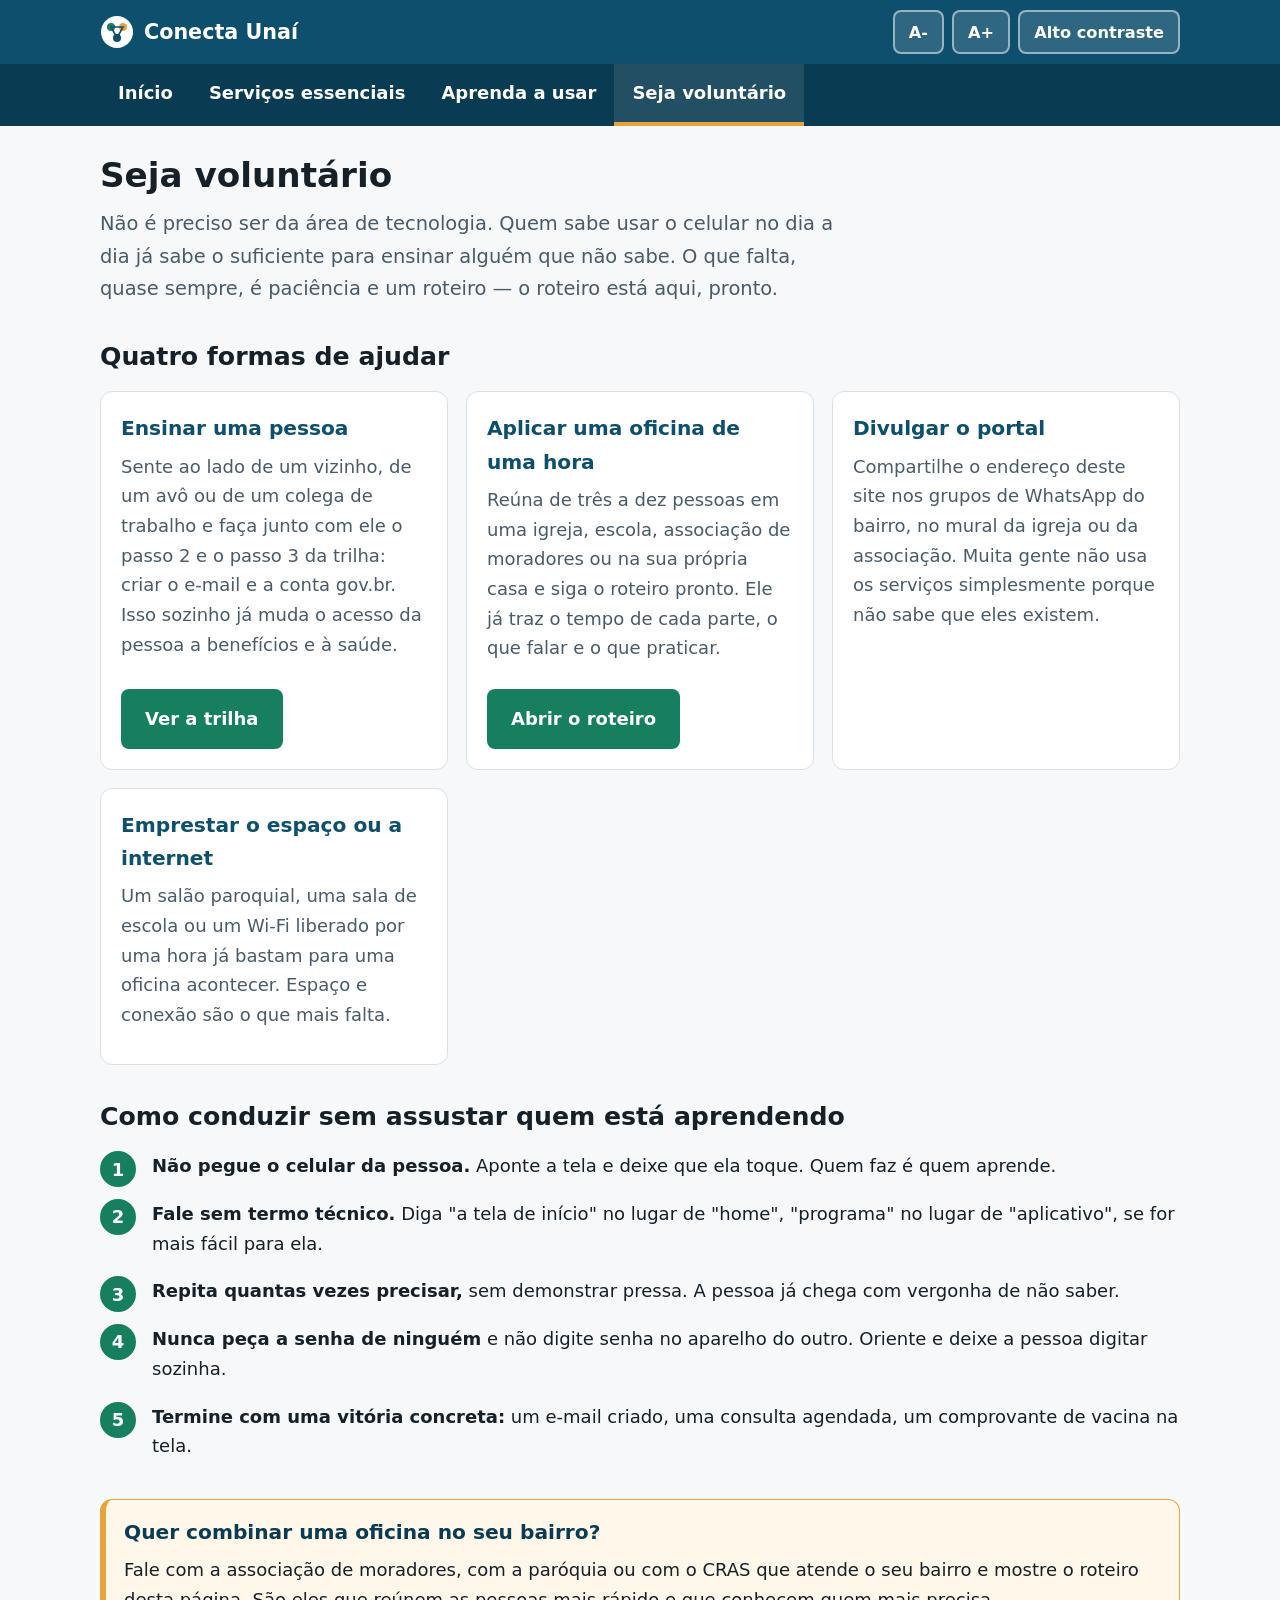
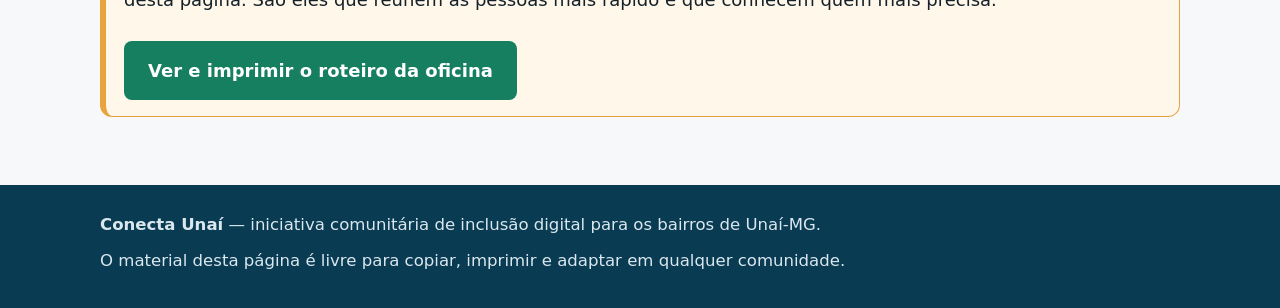
<file: voluntarios.html>
<!DOCTYPE html>
<html lang="pt-BR">
<head>
<meta charset="utf-8">
<meta name="viewport" content="width=device-width, initial-scale=1">
<title>Seja voluntário — Conecta Unaí</title>
<meta name="description" content="Como qualquer pessoa pode ajudar na inclusão digital do próprio bairro, com um roteiro pronto de oficina de uma hora.">
<meta name="theme-color" content="#0d4f6c">
<link rel="manifest" href="manifest.webmanifest">
<link rel="icon" href="assets/icone.svg" type="image/svg+xml">
<link rel="stylesheet" href="assets/estilo.css">
</head>
<body>
<a class="pular" href="#conteudo">Pular para o conteúdo</a>

<header class="topo">
  <div class="container">
    <a class="marca" href="index.html">
      <svg width="34" height="34" viewBox="0 0 34 34" aria-hidden="true">
        <circle cx="17" cy="17" r="16" fill="#fff"/>
        <circle cx="11" cy="12" r="4" fill="#157f5f"/>
        <circle cx="23" cy="12" r="4" fill="#e8a33d"/>
        <circle cx="17" cy="23" r="4" fill="#0d4f6c"/>
        <path d="M11 12 L23 12 L17 23 Z" fill="none" stroke="#0d4f6c" stroke-width="1.6"/>
      </svg>
      Conecta Unaí
    </a>
    <div class="ferramentas" role="group" aria-label="Ferramentas de acessibilidade">
      <button type="button" id="btn-diminuir" aria-label="Diminuir o tamanho da letra">A-</button>
      <button type="button" id="btn-aumentar" aria-label="Aumentar o tamanho da letra">A+</button>
      <button type="button" id="btn-contraste" aria-pressed="false">Alto contraste</button>
    </div>
  </div>
</header>

<nav class="menu" aria-label="Menu principal">
  <div class="container">
    <ul>
      <li><a href="index.html">Início</a></li>
      <li><a href="servicos.html">Serviços essenciais</a></li>
      <li><a href="trilha.html">Aprenda a usar</a></li>
      <li><a href="voluntarios.html">Seja voluntário</a></li>
    </ul>
  </div>
</nav>

<main id="conteudo">
  <div class="container">

    <h1>Seja voluntário</h1>
    <p class="chamada">Não é preciso ser da área de tecnologia. Quem sabe usar o celular no dia a dia
       já sabe o suficiente para ensinar alguém que não sabe. O que falta, quase sempre,
       é paciência e um roteiro — o roteiro está aqui, pronto.</p>

    <h2>Quatro formas de ajudar</h2>
    <div class="grade">

      <article class="cartao">
        <h3>Ensinar uma pessoa</h3>
        <p>Sente ao lado de um vizinho, de um avô ou de um colega de trabalho e faça
           junto com ele o passo 2 e o passo 3 da trilha: criar o e-mail e a conta gov.br.
           Isso sozinho já muda o acesso da pessoa a benefícios e à saúde.</p>
        <a class="botao" href="trilha.html">Ver a trilha</a>
      </article>

      <article class="cartao">
        <h3>Aplicar uma oficina de uma hora</h3>
        <p>Reúna de três a dez pessoas em uma igreja, escola, associação de moradores
           ou na sua própria casa e siga o roteiro pronto. Ele já traz o tempo de cada
           parte, o que falar e o que praticar.</p>
        <a class="botao" href="roteiro-oficina.html">Abrir o roteiro</a>
      </article>

      <article class="cartao">
        <h3>Divulgar o portal</h3>
        <p>Compartilhe o endereço deste site nos grupos de WhatsApp do bairro, no mural
           da igreja ou da associação. Muita gente não usa os serviços simplesmente
           porque não sabe que eles existem.</p>
      </article>

      <article class="cartao">
        <h3>Emprestar o espaço ou a internet</h3>
        <p>Um salão paroquial, uma sala de escola ou um Wi-Fi liberado por uma hora já
           bastam para uma oficina acontecer. Espaço e conexão são o que mais falta.</p>
      </article>

    </div>

    <h2>Como conduzir sem assustar quem está aprendendo</h2>
    <ul class="passos">
      <li><strong>Não pegue o celular da pessoa.</strong> Aponte a tela e deixe que ela toque.
          Quem faz é quem aprende.</li>
      <li><strong>Fale sem termo técnico.</strong> Diga "a tela de início" no lugar de "home",
          "programa" no lugar de "aplicativo", se for mais fácil para ela.</li>
      <li><strong>Repita quantas vezes precisar,</strong> sem demonstrar pressa. A pessoa já
          chega com vergonha de não saber.</li>
      <li><strong>Nunca peça a senha de ninguém</strong> e não digite senha no aparelho do outro.
          Oriente e deixe a pessoa digitar sozinha.</li>
      <li><strong>Termine com uma vitória concreta:</strong> um e-mail criado, uma consulta
          agendada, um comprovante de vacina na tela.</li>
    </ul>

    <div class="bloco">
      <h3>Quer combinar uma oficina no seu bairro?</h3>
      <p>Fale com a associação de moradores, com a paróquia ou com o CRAS que atende o
         seu bairro e mostre o roteiro desta página. São eles que reúnem as pessoas mais
         rápido e que conhecem quem mais precisa.</p>
      <p><a class="botao" href="roteiro-oficina.html">Ver e imprimir o roteiro da oficina</a></p>
    </div>

  </div>
</main>

<footer class="rodape">
  <div class="container">
    <p><strong>Conecta Unaí</strong> — iniciativa comunitária de inclusão digital para os bairros de Unaí-MG.</p>
    <p>O material desta página é livre para copiar, imprimir e adaptar em qualquer comunidade.</p>
  </div>
</footer>

<script src="assets/app.js"></script>
</body>
</html>
</file>
<file: assets/estilo.css>
/* Conecta Unai - folha de estilo unica
   Projeto de inclusao digital - Atividade Extensionista II - Uninter
   Prioridades: legibilidade em tela pequena, alvos de toque grandes,
   contraste alto e funcionamento em conexao lenta. */

:root{
  --azul:#0d4f6c;
  --azul-escuro:#093b52;
  --verde:#157f5f;
  --amarelo:#e8a33d;
  --texto:#152029;
  --texto-suave:#4a5b68;
  --fundo:#f6f8f9;
  --caixa:#ffffff;
  --borda:#d9e1e6;
  --foco:#b8570c;
  --escala:1;
  --raio:12px;
}

/* Modo de alto contraste, acionado pelo botao do topo */
body.contraste{
  --azul:#000000;
  --azul-escuro:#000000;
  --verde:#000000;
  --amarelo:#ffdd00;
  --texto:#ffffff;
  --texto-suave:#ffffff;
  --fundo:#000000;
  --caixa:#000000;
  --borda:#ffdd00;
  --foco:#ffdd00;
}

*{box-sizing:border-box}

html{scroll-behavior:smooth}

body{
  margin:0;
  background:var(--fundo);
  color:var(--texto);
  font-family:"Segoe UI",system-ui,-apple-system,Arial,sans-serif;
  font-size:calc(18px * var(--escala));
  line-height:1.65;
}

body.contraste a{color:var(--amarelo)}
body.contraste .cartao,
body.contraste .bloco{border-width:2px}

/* Link para pular direto ao conteudo, util em leitor de tela */
.pular{
  position:absolute;left:-999px;top:0;background:var(--amarelo);
  color:#000;padding:12px 18px;z-index:100;font-weight:700;
}
.pular:focus{left:8px;top:8px}

a{color:var(--azul);text-decoration:underline}
a:hover{text-decoration:none}
:focus-visible{outline:4px solid var(--foco);outline-offset:3px}

.container{width:min(1080px,92vw);margin:0 auto}

/* ---------- topo ---------- */
.topo{background:var(--azul);color:#fff;padding:10px 0}
body.contraste .topo{border-bottom:3px solid var(--amarelo)}
.topo .container{display:flex;flex-wrap:wrap;gap:12px;align-items:center;justify-content:space-between}
.marca{display:flex;align-items:center;gap:10px;color:#fff;text-decoration:none;font-weight:700;font-size:1.15em}
.marca svg{flex:none}
.ferramentas{display:flex;gap:8px;flex-wrap:wrap}
.ferramentas button{
  min-height:44px;min-width:44px;padding:0 14px;cursor:pointer;
  background:rgba(255,255,255,.14);color:#fff;border:2px solid rgba(255,255,255,.5);
  border-radius:8px;font-size:.9em;font-weight:600;font-family:inherit;
}
.ferramentas button:hover{background:rgba(255,255,255,.28)}
body.contraste .ferramentas button{background:#000;border-color:var(--amarelo);color:var(--amarelo)}

/* ---------- menu ---------- */
.menu{background:var(--azul-escuro)}
.menu ul{list-style:none;margin:0;padding:0;display:flex;flex-wrap:wrap}
.menu a{
  display:block;color:#fff;text-decoration:none;padding:14px 18px;
  font-weight:600;min-height:44px;border-bottom:4px solid transparent;
}
.menu a:hover{background:rgba(255,255,255,.12)}
.menu a[aria-current="page"]{border-bottom-color:var(--amarelo);background:rgba(255,255,255,.1)}

/* ---------- conteudo ---------- */
main{padding:28px 0 48px}
h1{font-size:1.9em;line-height:1.25;margin:0 0 12px}
h2{font-size:1.4em;line-height:1.3;margin:36px 0 12px}
h3{font-size:1.12em;margin:0 0 6px}
p{margin:0 0 14px}
.chamada{font-size:1.08em;color:var(--texto-suave);max-width:60ch}
body.contraste .chamada{color:#fff}

.capa{
  background:linear-gradient(135deg,var(--azul) 0%,var(--verde) 100%);
  color:#fff;padding:34px 0;margin-bottom:8px;
}
body.contraste .capa{background:#000;border-bottom:3px solid var(--amarelo)}
.capa h1{margin-bottom:10px}
.capa p{max-width:62ch;color:#eef6f4;font-size:1.05em}
body.contraste .capa p{color:#fff}

.grade{display:grid;gap:18px;grid-template-columns:repeat(auto-fit,minmax(280px,1fr));margin:18px 0}

.cartao{
  background:var(--caixa);border:1px solid var(--borda);border-radius:var(--raio);
  padding:20px;display:flex;flex-direction:column;
}
.cartao h3{color:var(--azul)}
body.contraste .cartao h3{color:var(--amarelo)}
.cartao p{color:var(--texto-suave);flex:1}
body.contraste .cartao p{color:#fff}

.selo{
  display:inline-block;background:var(--verde);color:#fff;border-radius:999px;
  padding:3px 12px;font-size:.75em;font-weight:700;letter-spacing:.4px;
  text-transform:uppercase;margin-bottom:10px;
}
body.contraste .selo{background:var(--amarelo);color:#000}

.botao{
  display:inline-block;background:var(--verde);color:#fff !important;text-decoration:none;
  font-weight:700;padding:13px 22px;border-radius:8px;min-height:44px;margin-top:12px;
  align-self:flex-start;border:2px solid transparent;
}
.botao:hover{background:#0f6b4f}
body.contraste .botao{background:#000;color:var(--amarelo) !important;border-color:var(--amarelo)}
.botao.claro{background:#fff;color:var(--azul) !important}

/* lista de servicos */
.servicos{list-style:none;padding:0;margin:0;display:grid;gap:14px}
.servicos li{
  background:var(--caixa);border:1px solid var(--borda);border-left:6px solid var(--verde);
  border-radius:var(--raio);padding:16px 18px;
}
.servicos li a{font-weight:700;font-size:1.05em}
.servicos li p{margin:6px 0 0;color:var(--texto-suave);font-size:.95em}
body.contraste .servicos li p{color:#fff}
.servicos li .onde{display:block;margin-top:8px;font-size:.88em;color:var(--texto-suave)}

/* passo a passo da trilha */
.licao{
  background:var(--caixa);border:1px solid var(--borda);border-radius:var(--raio);
  margin:0 0 14px;overflow:hidden;
}
.licao > summary{
  cursor:pointer;padding:16px 18px;font-weight:700;font-size:1.05em;
  display:flex;align-items:center;gap:12px;list-style:none;min-height:44px;
}
.licao > summary::-webkit-details-marker{display:none}
.licao > summary::after{content:"+";margin-left:auto;font-size:1.5em;color:var(--verde);font-weight:700}
.licao[open] > summary::after{content:"\2212"}
body.contraste .licao > summary::after{color:var(--amarelo)}
.licao .numero{
  flex:none;width:36px;height:36px;border-radius:50%;background:var(--azul);color:#fff;
  display:grid;place-items:center;font-size:.95em;
}
body.contraste .licao .numero{background:#000;color:var(--amarelo);border:2px solid var(--amarelo)}
.licao .corpo{padding:0 18px 18px;border-top:1px solid var(--borda)}
.licao ol{padding-left:22px;margin:14px 0}
.licao ol li{margin-bottom:10px}

.concluir{
  display:flex;align-items:center;gap:10px;margin-top:14px;padding:12px;
  background:var(--fundo);border-radius:8px;font-weight:600;cursor:pointer;min-height:44px;
}
.concluir input{width:24px;height:24px;cursor:pointer;accent-color:var(--verde)}
body.contraste .concluir{background:#000;border:2px solid var(--amarelo)}

.progresso{
  background:var(--caixa);border:1px solid var(--borda);border-radius:var(--raio);
  padding:16px 18px;margin:18px 0;
}
.progresso .barra{height:14px;background:var(--borda);border-radius:999px;overflow:hidden;margin-top:8px}
.progresso .barra span{display:block;height:100%;width:0;background:var(--verde);transition:width .3s}
/* No alto contraste a trilha do fundo tambem seria amarela, o que apagaria a
   diferenca entre feito e nao feito. Fundo preto com borda amarela resolve. */
body.contraste .progresso .barra{background:#000;border:2px solid var(--amarelo);height:18px}
body.contraste .progresso .barra span{background:var(--amarelo)}

/* avisos e blocos */
.bloco{
  background:#fff8ea;border:1px solid var(--amarelo);border-left:6px solid var(--amarelo);
  border-radius:var(--raio);padding:16px 18px;margin:20px 0;
}
body.contraste .bloco{background:#000}
.bloco h3{color:var(--azul-escuro)}
body.contraste .bloco h3{color:var(--amarelo)}
.bloco p:last-child{margin-bottom:0}

.passos{counter-reset:p;list-style:none;padding:0;margin:18px 0}
.passos li{position:relative;padding:0 0 18px 52px;counter-increment:p}
.passos li::before{
  content:counter(p);position:absolute;left:0;top:0;width:36px;height:36px;
  background:var(--verde);color:#fff;border-radius:50%;display:grid;place-items:center;font-weight:700;
}
body.contraste .passos li::before{background:#000;color:var(--amarelo);border:2px solid var(--amarelo)}

table{width:100%;border-collapse:collapse;margin:16px 0;font-size:.95em}
th,td{border:1px solid var(--borda);padding:10px 12px;text-align:left;vertical-align:top}
th{background:var(--azul);color:#fff}
body.contraste th{background:#000;color:var(--amarelo)}
.rolagem{overflow-x:auto}

/* rodape */
.rodape{background:var(--azul-escuro);color:#dbe7ee;padding:26px 0;font-size:.92em}
body.contraste .rodape{background:#000;color:#fff;border-top:3px solid var(--amarelo)}
.rodape a{color:#fff}
.rodape p{margin:0 0 8px}

@media (max-width:600px){
  h1{font-size:1.55em}
  .capa{padding:24px 0}
  .menu a{padding:12px 14px;font-size:.95em}
}

@media print{
  .topo,.menu,.rodape,.ferramentas,.naoimprime{display:none !important}
  body{background:#fff;font-size:12pt}
  .licao{page-break-inside:avoid}
  .licao .corpo{display:block !important}
  a::after{content:" (" attr(href) ")";font-size:.85em;color:#555}
}
</file>
